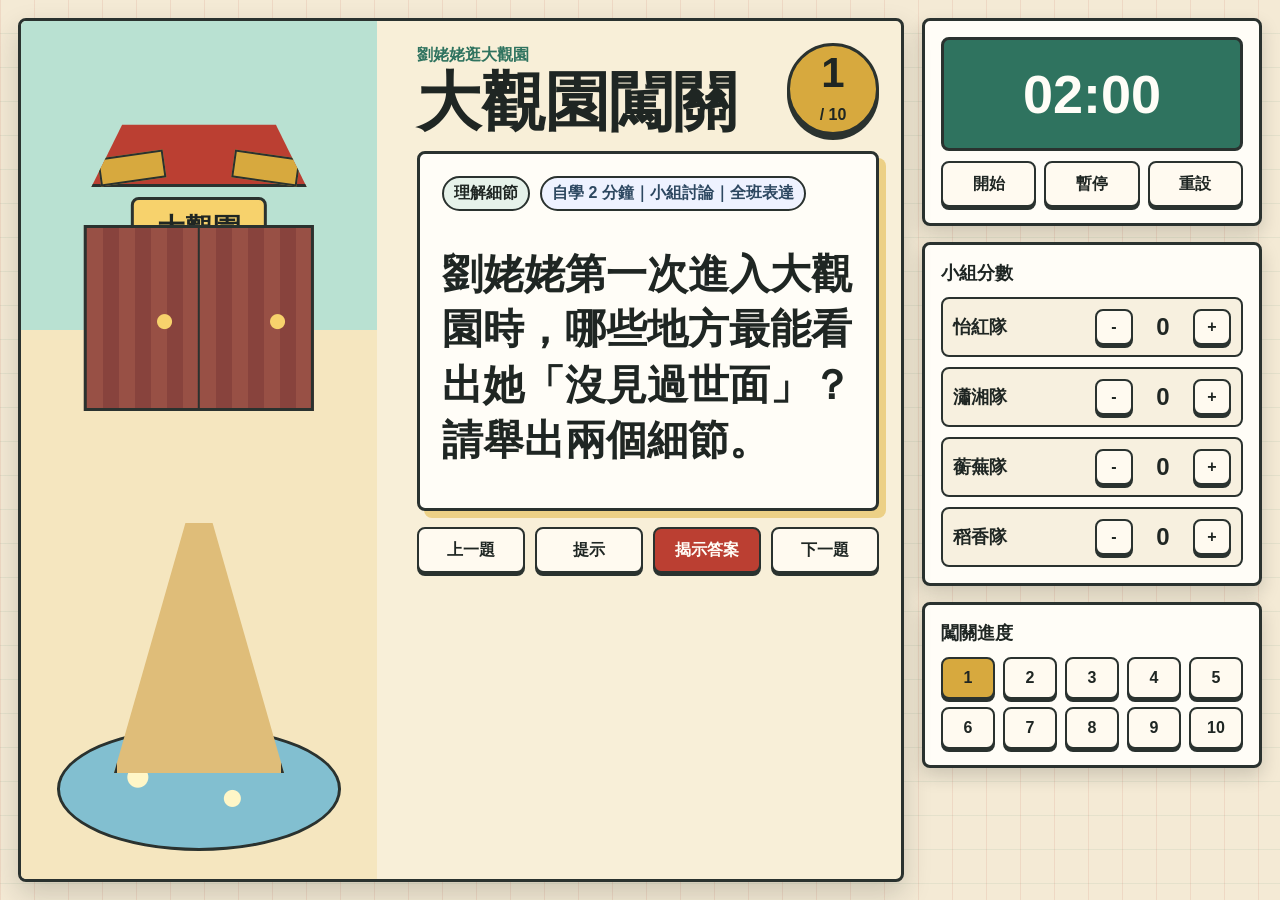
<file: index.html>
<!doctype html>
<html lang="zh-Hant">
  <head>
    <meta charset="utf-8">
    <meta name="viewport" content="width=device-width, initial-scale=1">
    <meta http-equiv="refresh" content="0; url=D10_L10_劉姥姥逛大觀園/outputs/interactive-game-liu-laolao/">
    <title>前往大觀園闖關</title>
    <style>
      body {
        min-height: 100vh;
        display: grid;
        place-items: center;
        margin: 0;
        font-family: "Microsoft JhengHei", "Noto Sans TC", Arial, sans-serif;
        background: #f4ead5;
        color: #1f2623;
      }

      a {
        color: #2f735f;
        font-size: 24px;
        font-weight: 800;
      }
    </style>
  </head>
  <body>
    <a href="D10_L10_劉姥姥逛大觀園/outputs/interactive-game-liu-laolao/">進入大觀園闖關</a>
  </body>
</html>
</file>
<file: D10_L10_劉姥姥逛大觀園/outputs/interactive-game-liu-laolao/styles.css>
:root {
  --ink: #1f2623;
  --paper: #fff8ea;
  --panel: #fffdf7;
  --red: #bb3f32;
  --green: #2f735f;
  --blue: #386d8f;
  --gold: #d7a93e;
  --line: #2a322f;
  --shadow: rgba(28, 31, 28, 0.18);
}

* {
  box-sizing: border-box;
}

body {
  margin: 0;
  min-height: 100vh;
  color: var(--ink);
  font-family: "Microsoft JhengHei", "Noto Sans TC", Arial, sans-serif;
  background:
    linear-gradient(90deg, rgba(187, 63, 50, 0.10) 0 1px, transparent 1px 100%),
    linear-gradient(0deg, rgba(47, 115, 95, 0.08) 0 1px, transparent 1px 100%),
    #f4ead5;
  background-size: 34px 34px;
}

button {
  border: 2px solid var(--line);
  border-radius: 8px;
  background: #fffaf0;
  color: var(--ink);
  font: inherit;
  font-weight: 800;
  cursor: pointer;
  box-shadow: 0 3px 0 var(--line);
  transition: transform 140ms ease, box-shadow 140ms ease, background 140ms ease;
}

button:hover {
  transform: translateY(-1px);
  box-shadow: 0 4px 0 var(--line);
}

button:active {
  transform: translateY(2px);
  box-shadow: 0 1px 0 var(--line);
}

.app {
  display: grid;
  grid-template-columns: minmax(0, 1fr) 340px;
  gap: 18px;
  min-height: 100vh;
  padding: 18px;
}

.stage {
  position: relative;
  display: grid;
  grid-template-columns: minmax(320px, 0.95fr) minmax(420px, 1.35fr);
  gap: 18px;
  overflow: hidden;
  border: 3px solid var(--line);
  border-radius: 8px;
  background: #f8efd8;
  box-shadow: 0 12px 28px var(--shadow);
}

.scene {
  position: relative;
  min-height: 620px;
  background:
    linear-gradient(#b9e1d2 0 36%, #f5e6bf 36% 100%);
  overflow: hidden;
}

.gate {
  position: absolute;
  left: 50%;
  top: 90px;
  width: min(72%, 330px);
  height: 300px;
  translate: -50% 0;
}

.roof {
  position: absolute;
  inset: 0 0 auto 0;
  height: 76px;
  background: var(--red);
  clip-path: polygon(8% 100%, 20% 18%, 80% 18%, 92% 100%);
  border: 3px solid var(--line);
}

.roof::before,
.roof::after {
  content: "";
  position: absolute;
  top: 40px;
  width: 62px;
  height: 24px;
  background: var(--gold);
  border: 2px solid var(--line);
}

.roof::before {
  left: 25px;
  rotate: -8deg;
}

.roof::after {
  right: 25px;
  rotate: 8deg;
}

.sign {
  position: absolute;
  left: 50%;
  top: 86px;
  width: 136px;
  translate: -50% 0;
  padding: 10px 0;
  text-align: center;
  border: 3px solid var(--line);
  border-radius: 8px;
  background: #f7d26c;
  font-size: 28px;
  font-weight: 900;
}

.doors {
  position: absolute;
  left: 50%;
  bottom: 0;
  display: flex;
  width: 230px;
  height: 186px;
  translate: -50% 0;
  border: 3px solid var(--line);
  background: #7b3a36;
}

.doors span {
  flex: 1;
  border-right: 2px solid var(--line);
  background:
    radial-gradient(circle at 70% 52%, #f7d26c 0 7px, transparent 8px),
    repeating-linear-gradient(90deg, #985045 0 16px, #88433d 16px 32px);
}

.doors span:last-child {
  border-right: 0;
}

.pond {
  position: absolute;
  left: 10%;
  bottom: 28px;
  width: 80%;
  height: 124px;
  border: 3px solid var(--line);
  border-radius: 50%;
  background:
    radial-gradient(circle at 28% 40%, #fff6c7 0 10px, transparent 11px),
    radial-gradient(circle at 62% 58%, #fff6c7 0 8px, transparent 9px),
    #82bfd0;
}

.path {
  position: absolute;
  left: 50%;
  bottom: 106px;
  width: 170px;
  height: 250px;
  translate: -50% 0;
  background: #dfbd79;
  clip-path: polygon(42% 0, 58% 0, 100% 100%, 0 100%);
  border-left: 3px solid var(--line);
  border-right: 3px solid var(--line);
}

.game-panel {
  display: flex;
  flex-direction: column;
  gap: 16px;
  padding: 22px;
}

.topbar {
  display: flex;
  align-items: center;
  justify-content: space-between;
  gap: 16px;
}

.eyebrow {
  margin: 0 0 4px;
  color: var(--green);
  font-weight: 900;
}

h1,
h2,
p {
  margin: 0;
}

h1 {
  font-size: clamp(36px, 5vw, 68px);
  line-height: 1;
}

h2 {
  font-size: 18px;
}

.round-badge {
  display: grid;
  place-items: center;
  min-width: 92px;
  aspect-ratio: 1;
  border: 3px solid var(--line);
  border-radius: 50%;
  background: var(--gold);
  font-weight: 900;
  box-shadow: 0 5px 0 var(--line);
}

.round-badge span {
  font-size: 42px;
  line-height: 0.9;
}

.round-badge small {
  font-size: 16px;
}

.question-card {
  display: flex;
  flex-direction: column;
  gap: 18px;
  min-height: 360px;
  padding: 22px;
  border: 3px solid var(--line);
  border-radius: 8px;
  background: var(--panel);
  box-shadow: 7px 7px 0 #ecd086;
}

.meta-row {
  display: flex;
  flex-wrap: wrap;
  gap: 10px;
  align-items: center;
}

.meta-row span {
  display: inline-flex;
  min-height: 34px;
  align-items: center;
  padding: 5px 10px;
  border: 2px solid var(--line);
  border-radius: 999px;
  background: #e6f2ea;
  font-weight: 900;
}

.meta-row span:last-child {
  background: #eef2ff;
  color: #2d4861;
}

.question {
  flex: 1;
  display: flex;
  align-items: center;
  font-size: clamp(26px, 3.2vw, 46px);
  font-weight: 900;
  line-height: 1.35;
}

.answer-box,
.hint-box {
  border: 2px dashed var(--line);
  border-radius: 8px;
  background: #fff2c9;
  padding: 14px;
  line-height: 1.7;
  font-size: 19px;
}

.answer-box strong {
  display: block;
  margin-bottom: 6px;
  color: var(--red);
}

.controls {
  display: grid;
  grid-template-columns: repeat(4, minmax(0, 1fr));
  gap: 10px;
}

.controls button,
.timer-actions button {
  min-height: 46px;
}

.primary {
  background: var(--red);
  color: #fffdf7;
}

.sidebar {
  display: flex;
  flex-direction: column;
  gap: 16px;
}

.timer-block,
.teams,
.progress-block {
  border: 3px solid var(--line);
  border-radius: 8px;
  background: var(--panel);
  padding: 16px;
  box-shadow: 0 8px 18px var(--shadow);
}

.timer {
  display: grid;
  place-items: center;
  height: 114px;
  border: 3px solid var(--line);
  border-radius: 8px;
  background: var(--green);
  color: #fffdf7;
  font-size: 54px;
  font-weight: 900;
  font-variant-numeric: tabular-nums;
}

.timer.warning {
  background: var(--red);
}

.timer-actions {
  display: grid;
  grid-template-columns: repeat(3, 1fr);
  gap: 8px;
  margin-top: 10px;
}

.team-list {
  display: grid;
  gap: 10px;
  margin-top: 12px;
}

.team {
  display: grid;
  grid-template-columns: 1fr auto;
  gap: 8px;
  align-items: center;
  padding: 10px;
  border: 2px solid var(--line);
  border-radius: 8px;
  background: #f7f0df;
}

.team strong {
  font-size: 18px;
}

.score-controls {
  display: grid;
  grid-template-columns: 38px 48px 38px;
  gap: 6px;
  align-items: center;
}

.score-controls button {
  min-width: 38px;
  height: 36px;
  padding: 0;
}

.score {
  text-align: center;
  font-size: 24px;
  font-weight: 900;
  font-variant-numeric: tabular-nums;
}

.progress-grid {
  display: grid;
  grid-template-columns: repeat(5, 1fr);
  gap: 8px;
  margin-top: 12px;
}

.dot {
  height: 42px;
  border: 2px solid var(--line);
  border-radius: 8px;
  background: #fffaf0;
  font-weight: 900;
}

.dot.current {
  background: var(--gold);
}

.dot.done {
  background: var(--green);
  color: #fff;
}

@media (max-width: 1080px) {
  .app {
    grid-template-columns: 1fr;
  }

  .sidebar {
    display: grid;
    grid-template-columns: repeat(3, 1fr);
  }
}

@media (max-width: 820px) {
  html,
  body {
    width: 100%;
    max-width: 100%;
    overflow-x: hidden;
  }

  .app {
    display: block;
    width: 100%;
    max-width: 100vw;
    overflow-x: hidden;
    padding: 10px;
  }

  .stage {
    display: block;
    min-width: 0;
    width: 100%;
    max-width: 100%;
  }

  .game-panel {
    min-width: 0;
    max-width: 100%;
    padding: 16px;
  }

  .topbar {
    display: flex;
    flex-direction: column;
    align-items: flex-start;
  }

  h1 {
    font-size: 32px;
  }

  .round-badge {
    align-self: flex-start;
    min-width: 64px;
  }

  .round-badge span {
    font-size: 30px;
  }

  .round-badge small {
    font-size: 14px;
  }

  .scene {
    min-height: 250px;
  }

  .gate {
    top: 26px;
    width: 230px;
    height: 210px;
  }

  .sign {
    top: 64px;
    font-size: 22px;
  }

  .doors {
    width: 160px;
    height: 110px;
  }

  .pond,
  .path {
    display: none;
  }

  .sidebar {
    grid-template-columns: 1fr;
  }

  .controls {
    grid-template-columns: 1fr;
  }

  .question-card {
    min-height: 330px;
    min-width: 0;
    max-width: 100%;
    padding: 16px;
  }

  .meta-row span {
    max-width: 100%;
    white-space: normal;
    overflow-wrap: anywhere;
  }

  .meta-row span:last-child {
    width: 100%;
    justify-content: center;
    font-size: 14px;
  }

  .question {
    display: block;
    font-size: 25px;
    overflow-wrap: anywhere;
    word-break: break-word;
  }

  .sidebar,
  .timer-block,
  .teams,
  .progress-block {
    max-width: 100%;
    min-width: 0;
  }

  .sidebar {
    display: block;
    margin-top: 16px;
  }

  .timer-block,
  .teams,
  .progress-block {
    margin-bottom: 16px;
  }
}
</file>
